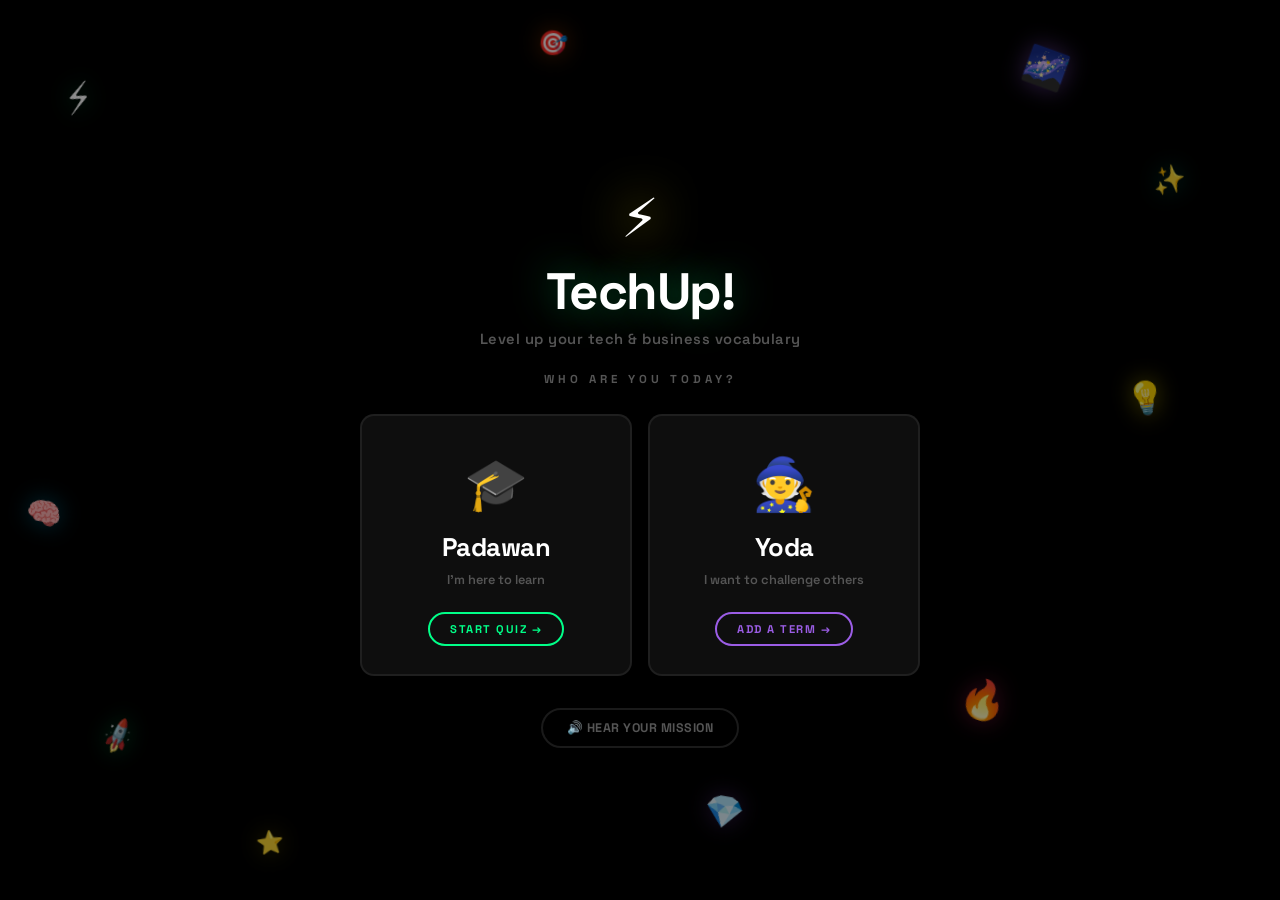
<file: index.html>
<!DOCTYPE html>
<html lang="en">
<head>
  <meta charset="UTF-8">
  <meta name="viewport" content="width=device-width, initial-scale=1.0">
  <title>TechUp! — Choose Your Path</title>
  <link rel="preconnect" href="https://fonts.googleapis.com">
  <link rel="preconnect" href="https://fonts.gstatic.com" crossorigin>
  <link href="https://fonts.googleapis.com/css2?family=Space+Grotesk:wght@400;600;700;800&display=swap" rel="stylesheet">
  <link rel="stylesheet" href="style.css">
</head>
<body>

  <div class="sticker-field" aria-hidden="true">
    <span class="sticker" style="--x:5%;--y:8%;--s:2.6;--rot:-15deg;--dur:6s;--delay:0s;--glow:rgba(0,255,136,0.5)">⚡</span>
    <span class="sticker" style="--x:80%;--y:5%;--s:2.2;--rot:20deg;--dur:5.5s;--delay:1s;--glow:rgba(155,93,229,0.5)">🌌</span>
    <span class="sticker" style="--x:2%;--y:55%;--s:1.8;--rot:12deg;--dur:7s;--delay:0.5s;--glow:rgba(0,200,255,0.4)">🧠</span>
    <span class="sticker" style="--x:88%;--y:42%;--s:2;--rot:-8deg;--dur:6.5s;--delay:1.8s;--glow:rgba(255,230,0,0.5)">💡</span>
    <span class="sticker" style="--x:75%;--y:75%;--s:2.4;--rot:18deg;--dur:5s;--delay:0.3s;--glow:rgba(255,45,120,0.4)">🔥</span>
    <span class="sticker" style="--x:8%;--y:80%;--s:1.6;--rot:-22deg;--dur:6.8s;--delay:2.2s;--glow:rgba(0,255,136,0.35)">🚀</span>
    <span class="sticker" style="--x:42%;--y:3%;--s:1.5;--rot:5deg;--dur:7.5s;--delay:1.4s;--glow:rgba(255,107,0,0.4)">🎯</span>
    <span class="sticker" style="--x:90%;--y:18%;--s:1.7;--rot:-12deg;--dur:5.8s;--delay:0.8s;--glow:rgba(0,255,212,0.4)">✨</span>
    <span class="sticker" style="--x:55%;--y:88%;--s:2;--rot:10deg;--dur:6.2s;--delay:2.6s;--glow:rgba(155,93,229,0.35)">💎</span>
    <span class="sticker" style="--x:20%;--y:92%;--s:1.4;--rot:-6deg;--dur:5.3s;--delay:0.9s;--glow:rgba(255,230,0,0.3)">⭐</span>
  </div>

  <div id="app" class="landing-app">

    <div class="logo">
      <span class="logo-icon">&#9889;</span>
      <h1>TechUp!</h1>
      <p class="tagline">Level up your tech &amp; business vocabulary</p>
    </div>

    <p class="landing-question">Who are you today?</p>

    <div class="path-cards">

      <a href="quiz.html" class="path-card padawan">
        <span class="path-emoji">🎓</span>
        <span class="path-title">Padawan</span>
        <span class="path-sub">I'm here to learn</span>
        <span class="path-cta">Start Quiz →</span>
      </a>

      <a href="contribute.html" class="path-card yoda">
        <span class="path-emoji">🧙</span>
        <span class="path-title">Yoda</span>
        <span class="path-sub">I want to challenge others</span>
        <span class="path-cta">Add a Term →</span>
      </a>

    </div>

    <button class="voice-welcome-btn" id="voice-btn">🔊 Hear your mission</button>

  </div>

  <script>
    document.getElementById('voice-btn').addEventListener('click', function () {
      if (!window.speechSynthesis) return;
      window.speechSynthesis.cancel();
      var utter = new SpeechSynthesisUtterance(
        'TechUp! Choose your path. Are you a Padawan, here to learn? ' +
        'Or are you Yoda — wise enough to challenge others?'
      );
      utter.rate = 0.88;
      utter.pitch = 1;
      window.speechSynthesis.speak(utter);
    });
  </script>

</body>
</html>
</file>
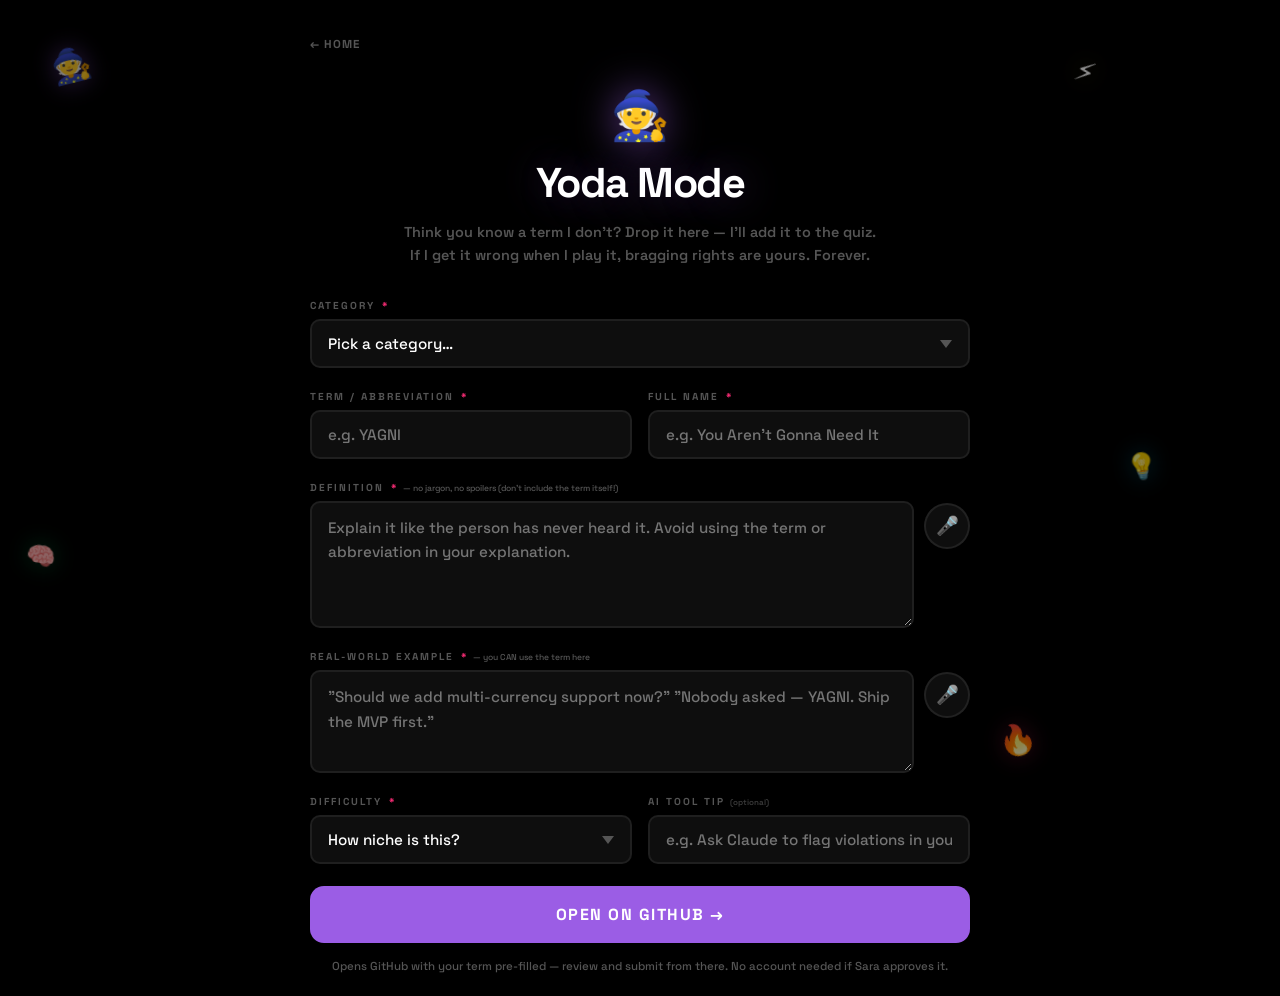
<file: contribute.html>
<!DOCTYPE html>
<html lang="en">
<head>
  <meta charset="UTF-8">
  <meta name="viewport" content="width=device-width, initial-scale=1.0">
  <title>TechUp! — Challenge Me</title>
  <link rel="preconnect" href="https://fonts.googleapis.com">
  <link rel="preconnect" href="https://fonts.gstatic.com" crossorigin>
  <link href="https://fonts.googleapis.com/css2?family=Space+Grotesk:wght@400;600;700;800&display=swap" rel="stylesheet">
  <link rel="stylesheet" href="style.css">
</head>
<body>

  <div class="sticker-field" aria-hidden="true">
    <span class="sticker" style="--x:4%;--y:5%;--s:2;--rot:-14deg;--dur:6s;--delay:0s;--glow:rgba(155,93,229,0.5)">🧙</span>
    <span class="sticker" style="--x:84%;--y:6%;--s:1.8;--rot:18deg;--dur:5.5s;--delay:1.2s;--glow:rgba(255,230,0,0.4)">⚡</span>
    <span class="sticker" style="--x:88%;--y:50%;--s:1.6;--rot:-8deg;--dur:7s;--delay:0.6s;--glow:rgba(0,200,255,0.35)">💡</span>
    <span class="sticker" style="--x:2%;--y:60%;--s:1.5;--rot:10deg;--dur:6.5s;--delay:2s;--glow:rgba(0,255,136,0.3)">🧠</span>
    <span class="sticker" style="--x:78%;--y:80%;--s:1.9;--rot:-18deg;--dur:5.2s;--delay:0.4s;--glow:rgba(255,45,120,0.35)">🔥</span>
  </div>

  <div id="app" class="contribute-app">

    <div class="contribute-topnav">
      <a href="index.html" class="back-home-link">← Home</a>
    </div>

    <div class="contribute-hero">
      <span class="contribute-hero-icon">🧙</span>
      <h1 class="contribute-title">Yoda Mode</h1>
      <p class="contribute-sub">Think you know a term I don't? Drop it here — I'll add it to the quiz. If I get it wrong when I play it, bragging rights are yours. Forever.</p>
    </div>

    <form class="contribute-form" id="contribute-form" novalidate>

      <div class="form-group">
        <label class="form-label" for="f-category">Category <span class="form-required">*</span></label>
        <select class="form-select" id="f-category" required>
          <option value="" disabled selected>Pick a category…</option>
          <option value="tech-vocab — Tech Vocabulary">Tech Vocabulary</option>
          <option value="ai-native — AI &amp; LLMs">AI &amp; LLMs</option>
          <option value="saas-metrics — SaaS Metrics">SaaS Metrics</option>
          <option value="sales-methods — Sales Methods">Sales Methods</option>
          <option value="product-mgmt — Product Management">Product Management</option>
          <option value="biz-dev — Biz Dev &amp; GTM">Biz Dev &amp; GTM</option>
          <option value="terminal-basics — Terminal Basics">Terminal Basics</option>
          <option value="NEW — suggest a new category (explain below)">Suggest a new category…</option>
        </select>
      </div>

      <div class="form-row">
        <div class="form-group">
          <label class="form-label" for="f-term">Term / Abbreviation <span class="form-required">*</span></label>
          <input class="form-input" id="f-term" type="text" placeholder="e.g. YAGNI" required autocomplete="off">
        </div>
        <div class="form-group">
          <label class="form-label" for="f-full">Full Name <span class="form-required">*</span></label>
          <input class="form-input" id="f-full" type="text" placeholder="e.g. You Aren't Gonna Need It" required autocomplete="off">
        </div>
      </div>

      <div class="form-group">
        <label class="form-label" for="f-definition">
          Definition <span class="form-required">*</span>
          <span class="form-hint-inline">— no jargon, no spoilers (don't include the term itself!)</span>
        </label>
        <div class="voice-input-row">
          <textarea class="form-textarea" id="f-definition" placeholder="Explain it like the person has never heard it. Avoid using the term or abbreviation in your explanation." required rows="4"></textarea>
          <button type="button" class="form-mic-btn" id="mic-definition" title="Dictate definition">🎤</button>
        </div>
      </div>

      <div class="form-group">
        <label class="form-label" for="f-example">
          Real-world example <span class="form-required">*</span>
          <span class="form-hint-inline">— you CAN use the term here</span>
        </label>
        <div class="voice-input-row">
          <textarea class="form-textarea" id="f-example" placeholder='"Should we add multi-currency support now?" "Nobody asked — YAGNI. Ship the MVP first."' required rows="3"></textarea>
          <button type="button" class="form-mic-btn" id="mic-example" title="Dictate example">🎤</button>
        </div>
      </div>

      <div class="form-row">
        <div class="form-group">
          <label class="form-label" for="f-difficulty">Difficulty <span class="form-required">*</span></label>
          <select class="form-select" id="f-difficulty" required>
            <option value="" disabled selected>How niche is this?</option>
            <option value="1 — Everyone should know this">1 — Everyone should know this</option>
            <option value="2 — You've been around a bit">2 — You've been around a bit</option>
            <option value="3 — Okay you're just showing off">3 — Okay you're just showing off</option>
          </select>
        </div>
        <div class="form-group">
          <label class="form-label" for="f-ai-tip">AI Tool Tip <span class="form-optional">(optional)</span></label>
          <input class="form-input" id="f-ai-tip" type="text" placeholder="e.g. Ask Claude to flag violations in your backlog" autocomplete="off">
        </div>
      </div>

      <div id="form-error" class="form-error" style="display:none"></div>

      <button type="submit" class="submit-github-btn" id="submit-btn">
        Open on GitHub →
      </button>
      <p class="submit-note">Opens GitHub with your term pre-filled — review and submit from there. No account needed if Sara approves it.</p>

    </form>

  </div>

  <script>
    // ===== VOICE INPUT =====
    function attachMic(micBtnId, textareaId) {
      var btn = document.getElementById(micBtnId);
      var ta  = document.getElementById(textareaId);
      var SR  = window.SpeechRecognition || window.webkitSpeechRecognition;
      if (!SR) { btn.disabled = true; btn.title = 'Voice not supported in this browser'; return; }

      btn.addEventListener('click', function () {
        if (btn.classList.contains('recording')) return;
        window.speechSynthesis && window.speechSynthesis.cancel();

        var rec = new SR();
        rec.continuous = false;
        rec.interimResults = false;
        rec.lang = 'en-US';

        btn.classList.add('recording');
        btn.textContent = '⏹';

        rec.onresult = function (e) {
          var t = e.results[0][0].transcript.trim();
          ta.value = ta.value ? ta.value + ' ' + t : t;
          btn.classList.remove('recording');
          btn.textContent = '🎤';
        };
        rec.onerror = rec.onend = function () {
          btn.classList.remove('recording');
          btn.textContent = '🎤';
        };
        rec.start();
      });
    }

    attachMic('mic-definition', 'f-definition');
    attachMic('mic-example',    'f-example');

    // ===== FORM SUBMIT =====
    document.getElementById('contribute-form').addEventListener('submit', function (e) {
      e.preventDefault();

      var category   = document.getElementById('f-category').value;
      var term       = document.getElementById('f-term').value.trim();
      var full       = document.getElementById('f-full').value.trim();
      var definition = document.getElementById('f-definition').value.trim();
      var example    = document.getElementById('f-example').value.trim();
      var difficulty = document.getElementById('f-difficulty').value;
      var aiTip      = document.getElementById('f-ai-tip').value.trim();
      var errorEl    = document.getElementById('form-error');

      if (!category || !term || !full || !definition || !example || !difficulty) {
        errorEl.textContent = 'Please fill in all required fields before opening GitHub.';
        errorEl.style.display = 'block';
        errorEl.scrollIntoView({ behavior: 'smooth', block: 'center' });
        return;
      }
      errorEl.style.display = 'none';

      var title = '[CHALLENGE] ' + term;

      var body = [
        '## \uD83E\uDDE0 Challenge Submission',
        '',
        '**Category:** ' + category,
        '**Term / Abbreviation:** ' + term,
        '**Full Name:** ' + full,
        '',
        '**Definition:**',
        definition,
        '',
        '**Real-world example:**',
        example,
        '',
        '**Difficulty:** ' + difficulty,
        aiTip ? ('**AI Tool Tip:** ' + aiTip) : '',
        '',
        '---',
        '_Submitted via TechUp! Yoda Mode_',
      ].filter(function (l) { return l !== undefined; }).join('\n');

      var url = 'https://github.com/sepic222/tech-quiz-app/issues/new'
        + '?title=' + encodeURIComponent(title)
        + '&body='  + encodeURIComponent(body);

      window.open(url, '_blank', 'noopener');
    });
  </script>

</body>
</html>
</file>
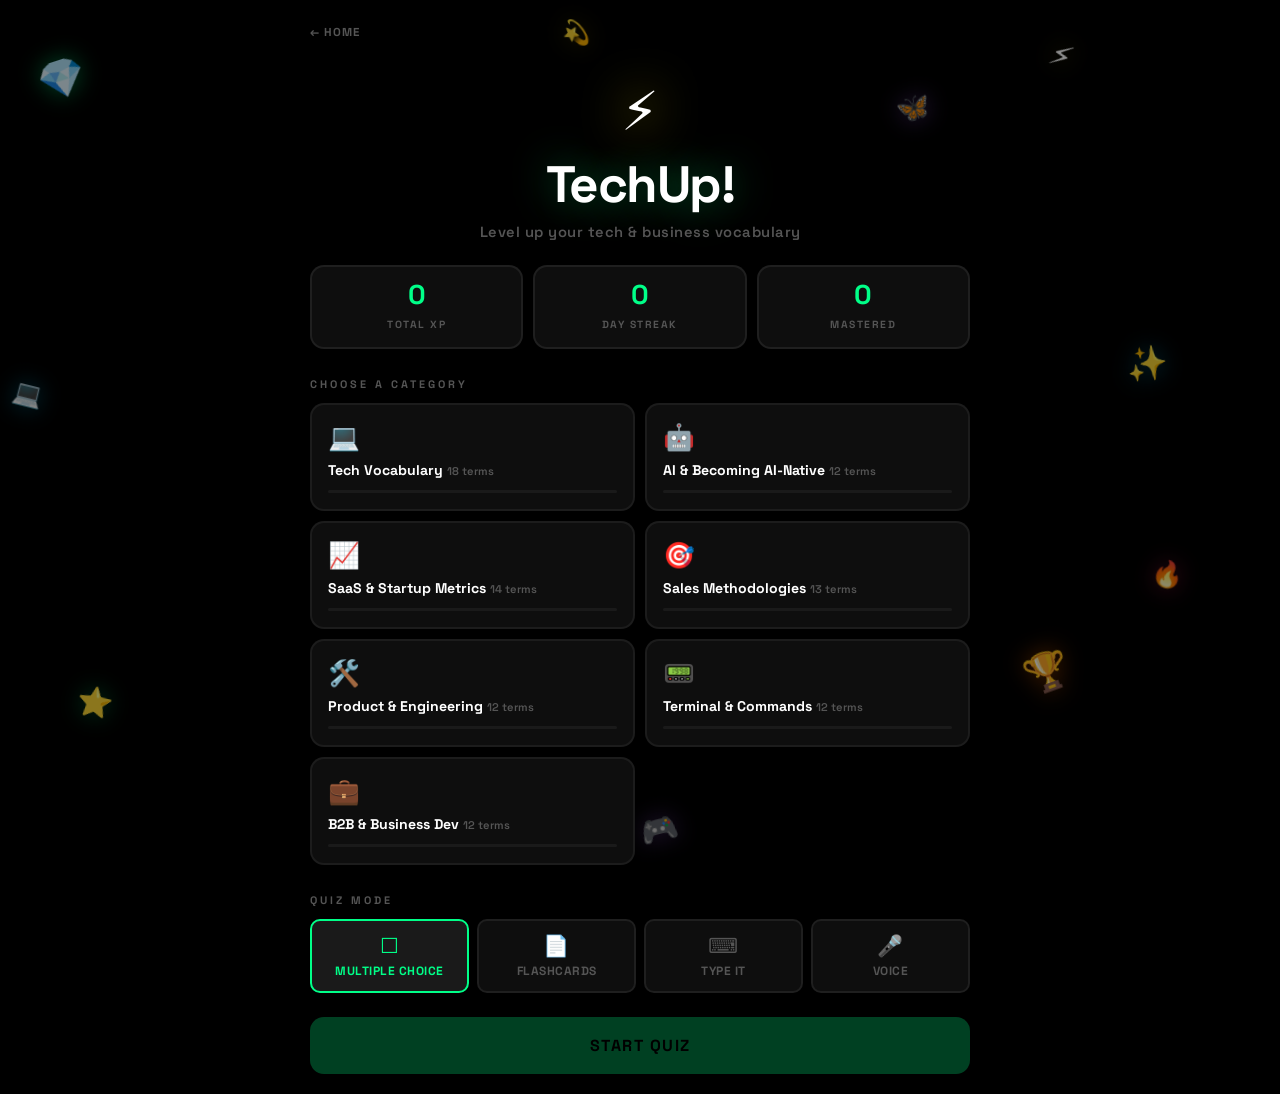
<file: quiz.html>
<!DOCTYPE html>
<html lang="en">
<head>
  <meta charset="UTF-8">
  <meta name="viewport" content="width=device-width, initial-scale=1.0">
  <title>TechUp! — Quiz</title>
  <link rel="preconnect" href="https://fonts.googleapis.com">
  <link rel="preconnect" href="https://fonts.gstatic.com" crossorigin>
  <link href="https://fonts.googleapis.com/css2?family=Space+Grotesk:wght@400;600;700;800&display=swap" rel="stylesheet">
  <link rel="stylesheet" href="style.css">
</head>
<body>
  <div id="app">
    <!-- START SCREEN -->
    <div id="start-screen" class="screen active">

      <!-- Floating sticker decorations -->
      <div class="sticker-field" aria-hidden="true">
        <span class="sticker" style="--x:3%;--y:6%;--s:2.4;--rot:-18deg;--dur:6s;--delay:0s;--glow:rgba(0,255,136,0.5)">💎</span>
        <span class="sticker" style="--x:82%;--y:4%;--s:2;--rot:22deg;--dur:5.5s;--delay:1.2s;--glow:rgba(255,230,0,0.5)">⚡</span>
        <span class="sticker" style="--x:70%;--y:10%;--s:1.7;--rot:-10deg;--dur:7s;--delay:0.4s;--glow:rgba(155,93,229,0.5)">🦋</span>
        <span class="sticker" style="--x:1%;--y:42%;--s:1.5;--rot:14deg;--dur:5s;--delay:2s;--glow:rgba(0,200,255,0.4)">💻</span>
        <span class="sticker" style="--x:88%;--y:38%;--s:2.1;--rot:-7deg;--dur:6.5s;--delay:0.7s;--glow:rgba(0,200,255,0.5)">✨</span>
        <span class="sticker" style="--x:6%;--y:76%;--s:1.8;--rot:9deg;--dur:4.5s;--delay:1.5s;--glow:rgba(0,255,136,0.4)">⭐</span>
        <span class="sticker" style="--x:80%;--y:72%;--s:2.3;--rot:-20deg;--dur:6s;--delay:0.2s;--glow:rgba(255,107,0,0.5)">🏆</span>
        <span class="sticker" style="--x:44%;--y:2%;--s:1.4;--rot:6deg;--dur:7.5s;--delay:2.8s;--glow:rgba(255,230,0,0.3)">💫</span>
        <span class="sticker" style="--x:90%;--y:62%;--s:1.6;--rot:16deg;--dur:5.2s;--delay:1s;--glow:rgba(255,45,120,0.4)">🔥</span>
        <span class="sticker" style="--x:50%;--y:90%;--s:1.9;--rot:-14deg;--dur:6.8s;--delay:0.6s;--glow:rgba(155,93,229,0.4)">🎮</span>
      </div>

      <div class="quiz-topnav">
        <a href="index.html" class="back-home-link">← Home</a>
      </div>

      <div class="logo">
        <span class="logo-icon">&#9889;</span>
        <h1>TechUp!</h1>
        <p class="tagline">Level up your tech &amp; business vocabulary</p>
      </div>

      <div class="stats-bar">
        <div class="stat">
          <span class="stat-value" id="total-xp">0</span>
          <span class="stat-label">Total XP</span>
        </div>
        <div class="stat">
          <span class="stat-value" id="current-streak">0</span>
          <span class="stat-label">Day Streak</span>
        </div>
        <div class="stat">
          <span class="stat-value" id="cards-mastered">0</span>
          <span class="stat-label">Mastered</span>
        </div>
      </div>

      <div id="session-history"></div>

      <h2 class="section-title">Choose a Category</h2>
      <div id="category-grid" class="category-grid"></div>

      <h2 class="section-title">Quiz Mode</h2>
      <div class="mode-selector">
        <button class="mode-btn active" data-mode="multiple-choice">
          <span class="mode-icon">&#9744;</span>
          Multiple Choice
        </button>
        <button class="mode-btn" data-mode="flashcard">
          <span class="mode-icon">&#128196;</span>
          Flashcards
        </button>
        <button class="mode-btn" data-mode="type-answer">
          <span class="mode-icon">&#9000;</span>
          Type It
        </button>
        <button class="mode-btn" data-mode="voice">
          <span class="mode-icon">🎤</span>
          Voice
        </button>
      </div>

      <button id="start-btn" class="primary-btn" disabled>Start Quiz</button>
    </div>

    <!-- QUIZ SCREEN -->
    <div id="quiz-screen" class="screen">
      <div class="quiz-header">
        <button id="quit-btn" class="icon-btn" title="Quit">&#10005;</button>
        <div class="progress-container">
          <div id="progress-bar" class="progress-bar"></div>
        </div>
        <div class="quiz-stats">
          <span id="quiz-xp" class="xp-badge">0 XP</span>
          <span id="quiz-counter">1 / 10</span>
        </div>
      </div>

      <div id="quiz-area" class="quiz-area">
        <!-- Dynamically filled -->
      </div>
    </div>

    <!-- RESULTS SCREEN -->
    <div id="results-screen" class="screen">
      <div class="results-card">
        <h2 id="results-title">Quiz Complete!</h2>
        <div class="results-circle">
          <span id="results-score">0</span>
          <span class="results-label">/ 10</span>
        </div>
        <div id="results-xp" class="results-xp">+0 XP</div>
        <div id="results-streak" class="results-streak"></div>
        <div id="results-badges" class="results-badges"></div>

        <div class="results-breakdown" id="results-breakdown"></div>

        <div class="results-actions">
          <button id="retry-btn" class="primary-btn">Play Again</button>
          <button id="home-btn" class="secondary-btn">Home</button>
        </div>
      </div>
    </div>
  </div>

  <script src="questions.js"></script>
  <script src="app.js"></script>
</body>
</html>
</file>
<file: style.css>
@import url('https://fonts.googleapis.com/css2?family=Space+Grotesk:wght@400;600;700;800&display=swap');

/* ===== RESET & BASE ===== */
* { margin: 0; padding: 0; box-sizing: border-box; }

:root {
  --bg:       #000000;
  --bg-card:  #0E0E0E;
  --bg-hover: #1A1A1A;
  --text:     #ffffff;
  --text-dim: #555555;
  --green:    #00FF88;
  --pink:     #FF2D78;
  --purple:   #9B5DE5;
  --yellow:   #FFE600;
  --blue:     #00C8FF;
  --orange:   #FF6B00;
  --cyan:     #00FFD4;
  --radius:   14px;
  --radius-sm: 10px;
}

body {
  font-family: 'Space Grotesk', -apple-system, system-ui, sans-serif;
  background: var(--bg);
  color: var(--text);
  min-height: 100vh;
  overflow-x: hidden;
}

#app {
  max-width: 700px;
  margin: 0 auto;
  padding: 20px;
  min-height: 100vh;
}

/* ===== SCREENS ===== */
.screen { display: none; animation: fadeIn 0.3s ease; }
.screen.active { display: block; }

@keyframes fadeIn {
  from { opacity: 0; transform: translateY(12px); }
  to   { opacity: 1; transform: translateY(0); }
}

@keyframes popIn {
  0%   { transform: scale(0.8); opacity: 0; }
  70%  { transform: scale(1.06); }
  100% { transform: scale(1); opacity: 1; }
}

@keyframes slideUp {
  from { opacity: 0; transform: translateY(24px); }
  to   { opacity: 1; transform: translateY(0); }
}

@keyframes shake {
  0%, 100% { transform: translateX(0); }
  20%  { transform: translateX(-8px); }
  40%  { transform: translateX(8px); }
  60%  { transform: translateX(-4px); }
  80%  { transform: translateX(4px); }
}

@keyframes xpFloat {
  0%   { opacity: 1; transform: translateY(0) scale(1); }
  100% { opacity: 0; transform: translateY(-50px) scale(1.2); }
}

@keyframes floatBob {
  0%, 100% { transform: rotate(var(--rot, 0deg)) translateY(0px); }
  50%       { transform: rotate(var(--rot, 0deg)) translateY(-10px); }
}

/* ===== STICKER FIELD ===== */
.sticker-field {
  position: fixed;
  inset: 0;
  pointer-events: none;
  z-index: 0;
  overflow: hidden;
}

.sticker {
  position: absolute;
  font-size: calc(var(--s, 2) * 1rem);
  left: var(--x);
  top: var(--y);
  transform: rotate(var(--rot, 0deg));
  opacity: 0.55;
  animation: floatBob var(--dur, 5s) ease-in-out infinite;
  animation-delay: var(--delay, 0s);
  filter: drop-shadow(0 0 12px var(--glow, rgba(255,255,255,0.2)));
  user-select: none;
}

/* ===== LOGO ===== */
.logo {
  text-align: center;
  padding: 32px 0 24px;
  position: relative;
  z-index: 1;
}

.logo-icon {
  font-size: 54px;
  display: block;
  margin-bottom: 6px;
  filter: drop-shadow(0 0 24px var(--yellow));
}

.logo h1 {
  font-size: 3.2rem;
  font-weight: 800;
  letter-spacing: -1.5px;
  color: var(--text);
  text-shadow: 0 0 40px rgba(0,255,136,0.4), 0 0 80px rgba(0,255,136,0.15);
}

.tagline {
  color: var(--text-dim);
  font-size: 0.92rem;
  margin-top: 6px;
  font-weight: 600;
  letter-spacing: 0.5px;
}

/* ===== STATS BAR ===== */
.stats-bar {
  display: flex;
  justify-content: center;
  gap: 10px;
  margin-bottom: 28px;
  position: relative;
  z-index: 1;
}

.stat {
  flex: 1;
  text-align: center;
  background: var(--bg-card);
  border: 2px solid rgba(255,255,255,0.07);
  border-radius: var(--radius);
  padding: 14px 8px;
  transition: border-color 0.2s;
}

.stat:hover { border-color: var(--green); }

.stat-value {
  display: block;
  font-size: 1.7rem;
  font-weight: 800;
  color: var(--green);
  line-height: 1;
  margin-bottom: 4px;
}

.stat-label {
  font-size: 0.65rem;
  color: var(--text-dim);
  text-transform: uppercase;
  letter-spacing: 1.5px;
  font-weight: 700;
}

/* ===== SECTION TITLES ===== */
.section-title {
  font-size: 0.68rem;
  text-transform: uppercase;
  letter-spacing: 3px;
  color: var(--text-dim);
  margin-bottom: 12px;
  font-weight: 700;
  position: relative;
  z-index: 1;
}

/* ===== CATEGORY GRID ===== */
.category-grid {
  display: grid;
  grid-template-columns: 1fr 1fr;
  gap: 10px;
  margin-bottom: 28px;
  position: relative;
  z-index: 1;
}

/* Each card gets its own neon accent */
.category-card:nth-child(1) { --cc: #00FF88; }
.category-card:nth-child(2) { --cc: #00C8FF; }
.category-card:nth-child(3) { --cc: #FF2D78; }
.category-card:nth-child(4) { --cc: #9B5DE5; }
.category-card:nth-child(5) { --cc: #FFE600; }
.category-card:nth-child(6) { --cc: #FF6B00; }
.category-card:nth-child(7) { --cc: #00FFD4; }
.category-card:nth-child(8) { --cc: #FF2D78; }

.category-card {
  background: var(--bg-card);
  border: 2px solid rgba(255,255,255,0.06);
  border-radius: var(--radius);
  padding: 16px;
  cursor: pointer;
  transition: all 0.2s ease;
  position: relative;
  overflow: hidden;
}

.category-card:hover {
  border-color: var(--cc, var(--green));
  background: var(--bg-hover);
  transform: translateY(-3px) rotate(-0.5deg);
}

.category-card.selected {
  border-color: var(--cc, var(--green));
  background: var(--bg-hover);
  box-shadow: 0 0 0 1px var(--cc, var(--green)), 0 8px 24px rgba(0,0,0,0.6);
}

.category-card .cat-icon {
  font-size: 1.6rem;
  margin-bottom: 6px;
  display: block;
}

.category-card .cat-name {
  font-size: 0.88rem;
  font-weight: 700;
  color: var(--text);
}

.category-card .cat-count {
  font-size: 0.7rem;
  color: var(--text-dim);
  margin-top: 2px;
  font-weight: 600;
}

.category-card .cat-progress {
  height: 3px;
  background: rgba(255,255,255,0.05);
  border-radius: 2px;
  margin-top: 10px;
  overflow: hidden;
}

.category-card .cat-progress-fill {
  height: 100%;
  background: var(--cc, var(--green));
  border-radius: 2px;
  transition: width 0.4s ease;
}

/* ===== MODE SELECTOR ===== */
.mode-selector {
  display: flex;
  gap: 8px;
  margin-bottom: 24px;
  position: relative;
  z-index: 1;
}

.mode-btn {
  flex: 1;
  background: var(--bg-card);
  border: 2px solid rgba(255,255,255,0.07);
  border-radius: var(--radius-sm);
  padding: 12px 8px;
  color: var(--text-dim);
  cursor: pointer;
  font-size: 0.75rem;
  font-weight: 700;
  font-family: inherit;
  transition: all 0.2s ease;
  text-align: center;
  text-transform: uppercase;
  letter-spacing: 0.5px;
}

.mode-btn:hover {
  border-color: var(--green);
  color: var(--text);
  background: var(--bg-hover);
}

.mode-btn.active {
  border-color: var(--green);
  color: var(--green);
  background: var(--bg-hover);
}

.mode-icon {
  display: block;
  font-size: 1.3rem;
  margin-bottom: 4px;
}

/* ===== BUTTONS ===== */
.primary-btn {
  width: 100%;
  padding: 18px;
  background: var(--green);
  border: none;
  border-radius: var(--radius);
  color: #000;
  font-size: 1rem;
  font-weight: 800;
  font-family: inherit;
  cursor: pointer;
  transition: all 0.2s ease;
  letter-spacing: 1.5px;
  text-transform: uppercase;
  position: relative;
  z-index: 1;
}

.primary-btn:hover:not(:disabled) {
  transform: translateY(-3px);
  box-shadow: 0 8px 30px rgba(0,255,136,0.4);
}

.primary-btn:disabled {
  opacity: 0.25;
  cursor: not-allowed;
  transform: none;
}

.secondary-btn {
  width: 100%;
  padding: 16px;
  background: transparent;
  border: 2px solid rgba(255,255,255,0.12);
  border-radius: var(--radius);
  color: var(--text);
  font-size: 0.9rem;
  font-weight: 700;
  font-family: inherit;
  cursor: pointer;
  transition: all 0.2s ease;
  text-transform: uppercase;
  letter-spacing: 1px;
}

.secondary-btn:hover {
  border-color: var(--green);
  color: var(--green);
}

.icon-btn {
  background: none;
  border: none;
  color: var(--text-dim);
  font-size: 1.2rem;
  cursor: pointer;
  padding: 8px;
  border-radius: 50%;
  transition: all 0.2s;
  font-family: inherit;
}

.icon-btn:hover { color: var(--text); background: var(--bg-hover); }

/* ===== QUIZ HEADER ===== */
.quiz-header {
  display: flex;
  align-items: center;
  gap: 12px;
  margin-bottom: 28px;
}

.progress-container {
  flex: 1;
  height: 6px;
  background: var(--bg-card);
  border-radius: 3px;
  overflow: hidden;
  border: 1px solid rgba(255,255,255,0.05);
}

.progress-bar {
  height: 100%;
  background: linear-gradient(90deg, var(--green), var(--blue));
  border-radius: 3px;
  transition: width 0.4s ease;
  width: 0%;
}

.quiz-stats {
  display: flex;
  gap: 10px;
  align-items: center;
  font-size: 0.82rem;
  color: var(--text-dim);
  white-space: nowrap;
  font-weight: 600;
}

.xp-badge {
  background: var(--green);
  color: #000;
  padding: 4px 10px;
  border-radius: 20px;
  font-weight: 800;
  font-size: 0.75rem;
  letter-spacing: 0.5px;
}

/* ===== QUIZ AREA ===== */
.quiz-area { min-height: 400px; }

/* ===== QUESTION CARD ===== */
.question-card {
  background: var(--bg-card);
  border-radius: var(--radius);
  padding: 28px;
  margin-bottom: 16px;
  border: 2px solid rgba(255,255,255,0.05);
  border-left: 4px solid var(--green);
}

.question-label {
  font-size: 0.65rem;
  text-transform: uppercase;
  letter-spacing: 3px;
  color: var(--text-dim);
  margin-bottom: 10px;
  font-weight: 700;
}

.question-text {
  font-size: 1.2rem;
  font-weight: 700;
  line-height: 1.5;
}

.question-context {
  font-size: 0.85rem;
  color: var(--text-dim);
  font-style: italic;
  margin-top: 10px;
}

/* ===== MULTIPLE CHOICE OPTIONS ===== */
.options-list {
  display: flex;
  flex-direction: column;
  gap: 8px;
}

.option-btn {
  width: 100%;
  text-align: left;
  padding: 15px 18px;
  background: var(--bg-card);
  border: 2px solid rgba(255,255,255,0.07);
  border-radius: var(--radius-sm);
  color: var(--text);
  font-size: 0.9rem;
  font-weight: 600;
  font-family: inherit;
  cursor: pointer;
  transition: all 0.15s ease;
  line-height: 1.4;
}

.option-btn:hover:not(.disabled) {
  border-color: var(--green);
  background: var(--bg-hover);
  transform: translateX(4px);
}

.option-btn.correct {
  border-color: var(--green);
  background: rgba(0,255,136,0.08);
  color: var(--green);
}

.option-btn.wrong {
  border-color: var(--pink);
  background: rgba(255,45,120,0.08);
  color: var(--pink);
  animation: shake 0.4s ease;
}

.option-btn.disabled { cursor: default; opacity: 0.7; }

/* ===== FLASHCARD ===== */
.flashcard {
  background: var(--bg-card);
  border-radius: var(--radius);
  padding: 40px 28px;
  text-align: center;
  cursor: pointer;
  min-height: 240px;
  display: flex;
  flex-direction: column;
  justify-content: center;
  align-items: center;
  border: 2px solid rgba(255,255,255,0.06);
  transition: all 0.3s ease;
  position: relative;
}

.flashcard:hover {
  border-color: var(--green);
  box-shadow: 0 0 30px rgba(0,255,136,0.12);
}

.flashcard .term {
  font-size: 2.2rem;
  font-weight: 800;
  margin-bottom: 8px;
  letter-spacing: -0.5px;
}

.flashcard .full-name {
  font-size: 1rem;
  color: var(--text-dim);
  font-weight: 600;
}

.flashcard .flip-hint {
  position: absolute;
  bottom: 16px;
  font-size: 0.68rem;
  color: var(--text-dim);
  text-transform: uppercase;
  letter-spacing: 2px;
  font-weight: 700;
}

.flashcard .definition {
  font-size: 1.05rem;
  line-height: 1.6;
  margin-bottom: 14px;
  font-weight: 600;
}

.flashcard .example {
  font-size: 0.88rem;
  color: var(--text-dim);
  font-style: italic;
  line-height: 1.5;
}

.flashcard-actions { display: flex; gap: 10px; margin-top: 20px; }

.flash-btn {
  flex: 1;
  padding: 14px;
  border-radius: var(--radius-sm);
  font-size: 0.85rem;
  font-weight: 700;
  font-family: inherit;
  cursor: pointer;
  transition: all 0.2s;
  text-transform: uppercase;
  letter-spacing: 0.5px;
}

.flash-btn.knew-it {
  background: rgba(0,255,136,0.08);
  color: var(--green);
  border: 2px solid var(--green);
}

.flash-btn.knew-it:hover { background: rgba(0,255,136,0.18); transform: translateY(-2px); }

.flash-btn.didnt-know {
  background: rgba(255,45,120,0.08);
  color: var(--pink);
  border: 2px solid var(--pink);
}

.flash-btn.didnt-know:hover { background: rgba(255,45,120,0.18); transform: translateY(-2px); }

/* ===== TYPE ANSWER ===== */
.type-input-area { margin-top: 20px; }

.type-input {
  width: 100%;
  padding: 16px;
  background: var(--bg-card);
  border: 2px solid rgba(255,255,255,0.08);
  border-radius: var(--radius-sm);
  color: var(--text);
  font-size: 1.1rem;
  font-weight: 600;
  font-family: inherit;
  outline: none;
  transition: border-color 0.2s;
}

.type-input:focus { border-color: var(--green); }
.type-input.correct { border-color: var(--green); }
.type-input.wrong   { border-color: var(--pink); }

.type-hint {
  font-size: 0.76rem;
  color: var(--text-dim);
  margin-top: 8px;
  font-weight: 600;
  letter-spacing: 0.5px;
}

.submit-answer-btn {
  margin-top: 12px;
  padding: 14px 24px;
  background: var(--green);
  border: none;
  border-radius: var(--radius-sm);
  color: #000;
  font-size: 0.9rem;
  font-weight: 800;
  font-family: inherit;
  cursor: pointer;
  width: 100%;
  transition: all 0.2s;
  text-transform: uppercase;
  letter-spacing: 1px;
}

.submit-answer-btn:hover { opacity: 0.9; transform: translateY(-2px); }

/* ===== FEEDBACK ===== */
.feedback-card {
  background: var(--bg-card);
  border-radius: var(--radius);
  padding: 20px;
  margin-top: 14px;
  animation: slideUp 0.3s ease;
  border-left: 4px solid var(--green);
}

.feedback-card h4 {
  font-size: 0.7rem;
  color: var(--green);
  margin-bottom: 8px;
  text-transform: uppercase;
  letter-spacing: 2px;
  font-weight: 800;
}

.feedback-card p {
  font-size: 0.88rem;
  line-height: 1.55;
  color: var(--text);
  margin-bottom: 6px;
  font-weight: 500;
}

.feedback-card .example-text { color: var(--text-dim); font-style: italic; }

.ai-tool-tip {
  margin-top: 14px;
  padding: 12px 14px;
  background: rgba(155,93,229,0.08);
  border: 1px solid rgba(155,93,229,0.3);
  border-radius: var(--radius-sm);
}

.ai-tool-tip.flash-tip { text-align: left; margin-top: 18px; }

.ai-tool-label {
  display: block;
  font-size: 0.65rem;
  font-weight: 800;
  text-transform: uppercase;
  letter-spacing: 1.5px;
  color: var(--purple);
  margin-bottom: 6px;
}

.ai-tool-tip p {
  font-size: 0.85rem;
  line-height: 1.5;
  color: var(--text);
  font-style: normal;
  font-weight: 500;
}

.next-btn {
  margin-top: 16px;
  padding: 14px 24px;
  background: var(--green);
  border: none;
  border-radius: var(--radius-sm);
  color: #000;
  font-weight: 800;
  font-family: inherit;
  cursor: pointer;
  width: 100%;
  font-size: 0.9rem;
  transition: all 0.2s;
  text-transform: uppercase;
  letter-spacing: 1px;
}

.next-btn:hover { opacity: 0.9; transform: translateY(-2px); }

/* ===== XP FLOAT ===== */
.xp-float {
  position: fixed;
  font-size: 1.1rem;
  font-weight: 800;
  color: var(--green);
  pointer-events: none;
  animation: xpFloat 1s ease forwards;
  z-index: 100;
  font-family: 'Space Grotesk', sans-serif;
}

/* ===== RESULTS ===== */
.results-card {
  text-align: center;
  padding: 30px 0;
  animation: popIn 0.4s ease;
}

.results-card h2 {
  font-size: 1.8rem;
  font-weight: 800;
  margin-bottom: 20px;
  letter-spacing: -0.5px;
}

.results-circle {
  width: 120px;
  height: 120px;
  border-radius: 50%;
  background: var(--bg-card);
  border: 4px solid var(--green);
  display: flex;
  flex-direction: column;
  align-items: center;
  justify-content: center;
  margin: 0 auto 16px;
  box-shadow: 0 0 30px rgba(0,255,136,0.2);
}

.results-circle #results-score {
  font-size: 2.5rem;
  font-weight: 800;
  color: var(--green);
  line-height: 1;
}

.results-label {
  font-size: 0.85rem;
  color: var(--text-dim);
  font-weight: 600;
}

.results-xp {
  font-size: 1.4rem;
  font-weight: 800;
  color: var(--green);
  margin-bottom: 8px;
}

.results-streak {
  font-size: 1rem;
  color: var(--yellow);
  margin-bottom: 20px;
  font-weight: 700;
}

.results-badges {
  display: flex;
  justify-content: center;
  gap: 8px;
  margin-bottom: 24px;
  flex-wrap: wrap;
}

.badge {
  background: transparent;
  border: 2px solid var(--yellow);
  border-radius: 20px;
  padding: 6px 14px;
  font-size: 0.75rem;
  font-weight: 700;
  color: var(--yellow);
  animation: popIn 0.4s ease;
  text-transform: uppercase;
  letter-spacing: 0.5px;
}

.results-breakdown {
  text-align: left;
  max-height: 300px;
  overflow-y: auto;
  margin-bottom: 20px;
}

.breakdown-item {
  display: flex;
  align-items: flex-start;
  gap: 10px;
  padding: 10px 14px;
  background: var(--bg-card);
  border-radius: var(--radius-sm);
  margin-bottom: 5px;
  font-size: 0.83rem;
  border: 1px solid rgba(255,255,255,0.04);
}

.breakdown-icon { font-size: 1rem; flex-shrink: 0; margin-top: 2px; }
.breakdown-term { font-weight: 700; }
.breakdown-answer { color: var(--text-dim); font-size: 0.78rem; }

.results-actions {
  display: flex;
  flex-direction: column;
  gap: 10px;
}

/* ===== VOICE MODE ===== */
.voice-area {
  display: flex;
  flex-direction: column;
  align-items: center;
  gap: 20px;
  padding: 24px 0;
}

.voice-read-btn {
  background: transparent;
  border: 2px solid rgba(255,255,255,0.1);
  border-radius: 20px;
  color: var(--text-dim);
  font-size: 0.8rem;
  font-weight: 700;
  font-family: inherit;
  padding: 8px 20px;
  cursor: pointer;
  transition: all 0.2s;
  text-transform: uppercase;
  letter-spacing: 0.5px;
}

.voice-read-btn:hover {
  border-color: var(--blue);
  color: var(--blue);
}

.voice-mic-btn {
  width: 148px;
  height: 148px;
  border-radius: 50%;
  background: var(--bg-card);
  border: 3px solid rgba(255,255,255,0.08);
  display: flex;
  flex-direction: column;
  align-items: center;
  justify-content: center;
  gap: 8px;
  cursor: pointer;
  transition: border-color 0.3s, box-shadow 0.3s;
  font-family: inherit;
}

.voice-mic-btn:hover:not(:disabled) {
  border-color: var(--green);
  box-shadow: 0 0 30px rgba(0,255,136,0.2);
}

.voice-mic-btn .mic-icon { font-size: 2.6rem; }

.voice-mic-btn .mic-label {
  font-size: 0.68rem;
  font-weight: 700;
  text-transform: uppercase;
  letter-spacing: 1px;
  color: var(--text-dim);
}

.voice-mic-btn.recording {
  border-color: var(--pink);
  animation: micPulse 1.2s ease-in-out infinite;
}

.voice-mic-btn.recording .mic-label { color: var(--pink); }

.voice-mic-btn:disabled {
  opacity: 0.45;
  cursor: default;
}

.voice-transcript {
  font-size: 0.9rem;
  color: var(--text-dim);
  font-style: italic;
  text-align: center;
  min-height: 22px;
  font-weight: 500;
}

@keyframes micPulse {
  0%, 100% { box-shadow: 0 0 0 0 rgba(255,45,120,0.5); }
  50%       { box-shadow: 0 0 0 18px rgba(255,45,120,0); }
}

/* ===== SESSION HISTORY ===== */
.session-history {
  margin-bottom: 28px;
  position: relative;
  z-index: 1;
}

.session-list {
  display: flex;
  flex-direction: column;
  gap: 5px;
}

.session-row {
  display: grid;
  grid-template-columns: 72px 48px 1fr 48px 54px;
  align-items: center;
  gap: 8px;
  padding: 10px 14px;
  background: var(--bg-card);
  border-radius: var(--radius-sm);
  border: 1px solid rgba(255,255,255,0.04);
}

.session-date, .session-mode {
  font-size: 0.7rem;
  color: var(--text-dim);
  text-transform: uppercase;
  letter-spacing: 0.5px;
  font-weight: 700;
}

.session-cats {
  font-size: 0.82rem;
  white-space: nowrap;
  overflow: hidden;
  text-overflow: ellipsis;
  font-weight: 600;
}

.session-score {
  font-size: 0.85rem;
  font-weight: 800;
  text-align: right;
}

.session-xp {
  font-size: 0.7rem;
  color: var(--text-dim);
  text-align: right;
  font-weight: 600;
}

/* ===== SCROLLBAR ===== */
::-webkit-scrollbar { width: 4px; }
::-webkit-scrollbar-track { background: transparent; }
::-webkit-scrollbar-thumb { background: var(--bg-hover); border-radius: 2px; }

/* ===== RESPONSIVE ===== */
@media (max-width: 500px) {
  .category-grid { grid-template-columns: 1fr; }
  .mode-selector { flex-wrap: wrap; }
  .stats-bar { gap: 8px; }
  .logo h1 { font-size: 2.4rem; }
  .question-text { font-size: 1.05rem; }
  .session-row { grid-template-columns: 65px 40px 1fr 46px; }
  .session-xp { display: none; }
}

/* ===== LANDING PAGE ===== */
.landing-app {
  display: flex;
  flex-direction: column;
  align-items: center;
  min-height: 100vh;
  justify-content: center;
  padding: 40px 20px;
  text-align: center;
  position: relative;
  z-index: 1;
}

.landing-question {
  font-size: 0.72rem;
  text-transform: uppercase;
  letter-spacing: 4px;
  color: var(--text-dim);
  font-weight: 700;
  margin-bottom: 28px;
}

.path-cards {
  display: flex;
  gap: 16px;
  width: 100%;
  max-width: 560px;
  margin-bottom: 32px;
}

.path-card {
  flex: 1;
  display: flex;
  flex-direction: column;
  align-items: center;
  padding: 36px 20px 28px;
  background: var(--bg-card);
  border: 2px solid rgba(255,255,255,0.07);
  border-radius: var(--radius);
  text-decoration: none;
  color: var(--text);
  transition: transform 0.25s ease, border-color 0.25s ease, box-shadow 0.25s ease;
  gap: 8px;
  position: relative;
  overflow: hidden;
}

.path-card::before {
  content: '';
  position: absolute;
  inset: 0;
  opacity: 0;
  transition: opacity 0.3s;
  pointer-events: none;
}

.path-card.padawan::before { background: radial-gradient(ellipse at 50% 0%, rgba(0,255,136,0.1), transparent 70%); }
.path-card.yoda::before    { background: radial-gradient(ellipse at 50% 0%, rgba(155,93,229,0.1), transparent 70%); }

.path-card:hover { transform: translateY(-8px) rotate(-1deg); }
.path-card:hover::before { opacity: 1; }
.path-card.padawan:hover { border-color: var(--green);  box-shadow: 0 16px 48px rgba(0,255,136,0.18); }
.path-card.yoda:hover    { border-color: var(--purple); box-shadow: 0 16px 48px rgba(155,93,229,0.18); }

.path-emoji { font-size: 3.2rem; margin-bottom: 6px; }

.path-title {
  font-size: 1.6rem;
  font-weight: 800;
  letter-spacing: -0.5px;
}

.path-sub {
  font-size: 0.8rem;
  color: var(--text-dim);
  font-weight: 600;
  text-align: center;
  line-height: 1.4;
}

.path-cta {
  margin-top: 16px;
  font-size: 0.7rem;
  font-weight: 800;
  text-transform: uppercase;
  letter-spacing: 1.5px;
  padding: 8px 20px;
  border-radius: 20px;
  font-family: inherit;
}

.path-card.padawan .path-cta { color: var(--green);  border: 2px solid var(--green); }
.path-card.yoda    .path-cta { color: var(--purple); border: 2px solid var(--purple); }

.voice-welcome-btn {
  background: transparent;
  border: 2px solid rgba(255,255,255,0.1);
  border-radius: 20px;
  color: var(--text-dim);
  font-size: 0.78rem;
  font-weight: 700;
  font-family: inherit;
  padding: 10px 24px;
  cursor: pointer;
  transition: all 0.2s;
  text-transform: uppercase;
  letter-spacing: 0.5px;
}

.voice-welcome-btn:hover { border-color: var(--blue); color: var(--blue); }

/* quiz back-to-home nav */
.quiz-topnav {
  position: relative;
  z-index: 1;
  margin-bottom: 4px;
}

.back-home-link {
  font-size: 0.72rem;
  font-weight: 700;
  text-transform: uppercase;
  letter-spacing: 1px;
  color: var(--text-dim);
  text-decoration: none;
  transition: color 0.2s;
}
.back-home-link:hover { color: var(--text); }

@media (max-width: 500px) {
  .path-cards { flex-direction: column; max-width: 100%; }
  .path-card:hover { transform: translateY(-4px) rotate(0deg); }
}

/* ===== CONTRIBUTE PAGE ===== */
.contribute-app {
  max-width: 700px;
  margin: 0 auto;
  padding: 20px 20px 60px;
  position: relative;
  z-index: 1;
}

.contribute-topnav {
  padding: 12px 0 4px;
}

.contribute-hero {
  text-align: center;
  padding: 28px 0 32px;
}

.contribute-hero-icon {
  font-size: 3rem;
  display: block;
  margin-bottom: 10px;
  filter: drop-shadow(0 0 20px rgba(155,93,229,0.6));
}

.contribute-title {
  font-size: 2.6rem;
  font-weight: 800;
  letter-spacing: -1.5px;
  text-shadow: 0 0 40px rgba(155,93,229,0.35);
  margin-bottom: 12px;
}

.contribute-sub {
  color: var(--text-dim);
  font-size: 0.9rem;
  font-weight: 600;
  line-height: 1.6;
  max-width: 480px;
  margin: 0 auto;
}

.contribute-form {
  display: flex;
  flex-direction: column;
  gap: 22px;
}

.form-group {
  display: flex;
  flex-direction: column;
  gap: 7px;
}

.form-label {
  font-size: 0.63rem;
  font-weight: 800;
  text-transform: uppercase;
  letter-spacing: 2px;
  color: var(--text-dim);
}

.form-required   { color: var(--pink); margin-left: 2px; }
.form-optional   { color: var(--text-dim); font-weight: 600; letter-spacing: 0; text-transform: none; font-size: 0.8em; opacity: 0.7; }
.form-hint-inline { color: var(--text-dim); font-weight: 500; letter-spacing: 0; text-transform: none; font-size: 0.85em; }

.form-input,
.form-select,
.form-textarea {
  background: var(--bg-card);
  border: 2px solid rgba(255,255,255,0.07);
  border-radius: var(--radius-sm);
  color: var(--text);
  font-family: inherit;
  font-size: 0.95rem;
  font-weight: 500;
  padding: 13px 16px;
  outline: none;
  transition: border-color 0.2s;
  width: 100%;
}

.form-input:focus,
.form-select:focus,
.form-textarea:focus { border-color: var(--purple); }

.form-select {
  cursor: pointer;
  appearance: none;
  -webkit-appearance: none;
  background-image: url("data:image/svg+xml,%3Csvg xmlns='http://www.w3.org/2000/svg' width='12' height='8' viewBox='0 0 12 8'%3E%3Cpath fill='%23555555' d='M0 0l6 8 6-8z'/%3E%3C/svg%3E");
  background-repeat: no-repeat;
  background-position: right 16px center;
  padding-right: 40px;
}
.form-select option { background: #111; }

.form-textarea {
  resize: vertical;
  min-height: 96px;
  line-height: 1.6;
}

.voice-input-row {
  display: flex;
  gap: 10px;
  align-items: flex-start;
}
.voice-input-row .form-textarea { flex: 1; }

.form-mic-btn {
  flex-shrink: 0;
  width: 46px;
  height: 46px;
  border-radius: 50%;
  background: var(--bg-card);
  border: 2px solid rgba(255,255,255,0.08);
  color: var(--text-dim);
  font-size: 1.15rem;
  cursor: pointer;
  display: flex;
  align-items: center;
  justify-content: center;
  transition: all 0.2s;
  margin-top: 2px;
  flex-direction: row;
}
.form-mic-btn:hover:not(:disabled) { border-color: var(--purple); color: var(--text); }
.form-mic-btn.recording {
  border-color: var(--pink);
  animation: micPulse 1.2s ease-in-out infinite;
}
.form-mic-btn:disabled { opacity: 0.3; cursor: default; }

.form-row {
  display: grid;
  grid-template-columns: 1fr 1fr;
  gap: 16px;
}

.form-error {
  background: rgba(255,45,120,0.08);
  border: 1px solid rgba(255,45,120,0.3);
  border-radius: var(--radius-sm);
  color: var(--pink);
  font-size: 0.85rem;
  font-weight: 600;
  padding: 12px 16px;
}

.submit-github-btn {
  padding: 18px;
  background: var(--purple);
  border: none;
  border-radius: var(--radius);
  color: #fff;
  font-size: 1rem;
  font-weight: 800;
  font-family: inherit;
  cursor: pointer;
  transition: all 0.2s ease;
  letter-spacing: 1.5px;
  text-transform: uppercase;
  width: 100%;
}
.submit-github-btn:hover {
  transform: translateY(-3px);
  box-shadow: 0 8px 30px rgba(155,93,229,0.45);
}

.submit-note {
  font-size: 0.72rem;
  color: var(--text-dim);
  text-align: center;
  line-height: 1.6;
  font-weight: 500;
  margin-top: -8px;
}

@media (max-width: 500px) {
  .form-row { grid-template-columns: 1fr; }
  .contribute-title { font-size: 2rem; }
}
</file>
